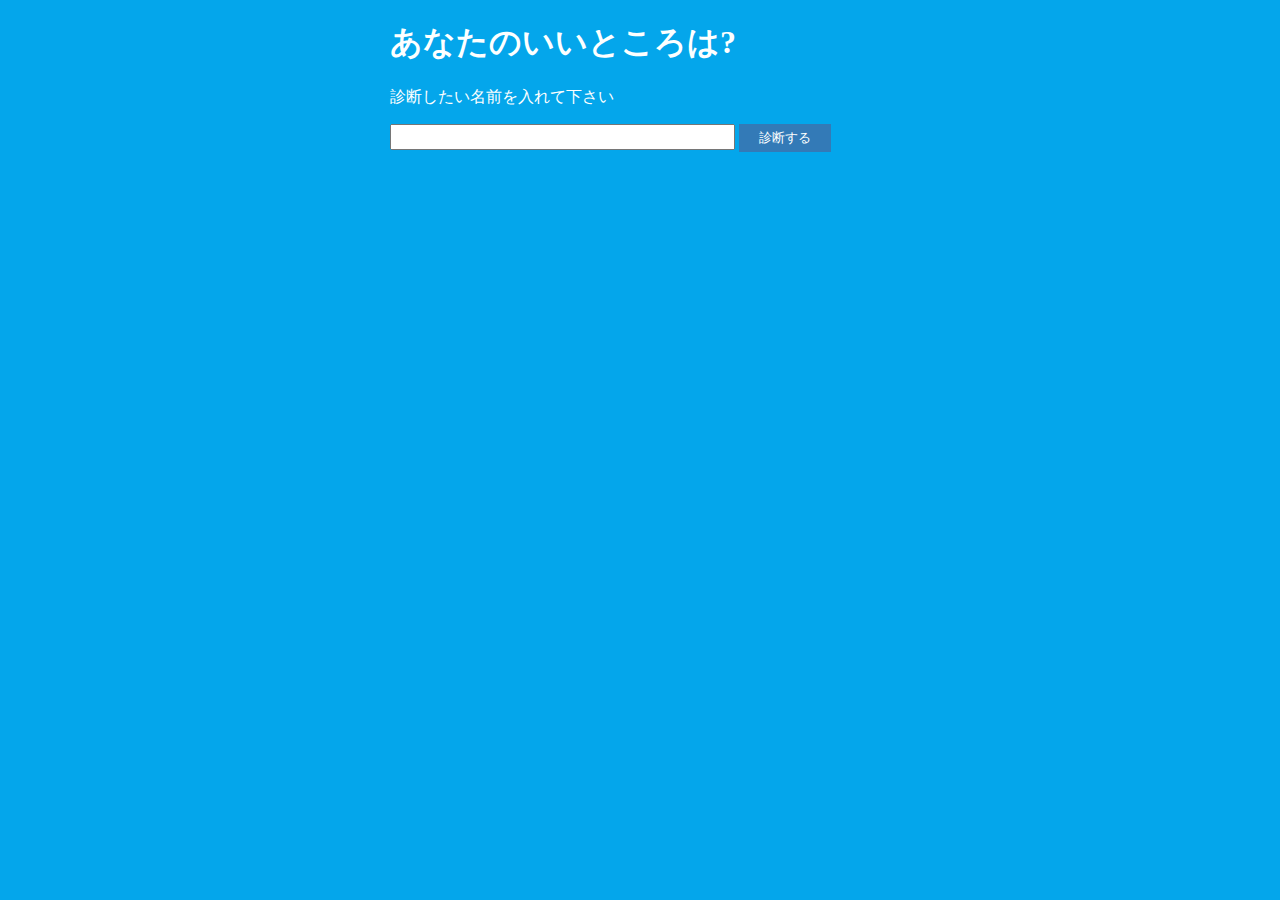
<file: workspace/httpd/assessment.html>
<!DOCTYPE html>
<html lang="ja">
<head>
    <meta charset="UTF-8">
    <link rel="stylesheet" href="assessment.css">
    <title>あなたのいいところ診断</title>
</head>
<body>
<h1>あなたのいいところは?</h1>
<p>診断したい名前を入れて下さい</p>
<input type="text" id="user-name" size="40" maxlength="20">
<button id="assessment">診断する</button>
<div id="result-area"></div>
<div id="tweet-area">
    <script>!function(d,s,id){var js,fjs=d.getElementsByTagName(s)[0],p=/^http:/.test(d.location)?'http':'https';if(!d.getElementById(id)){js=d.createElement(s);js.id=id;js.src=p+'://platform.twitter.com/widgets.js';fjs.parentNode.insertBefore(js,fjs);}}(document, 'script', 'twitter-wjs');</script>
</div>
<script src="assessment.js"></script>
</body>
</html>
</file>
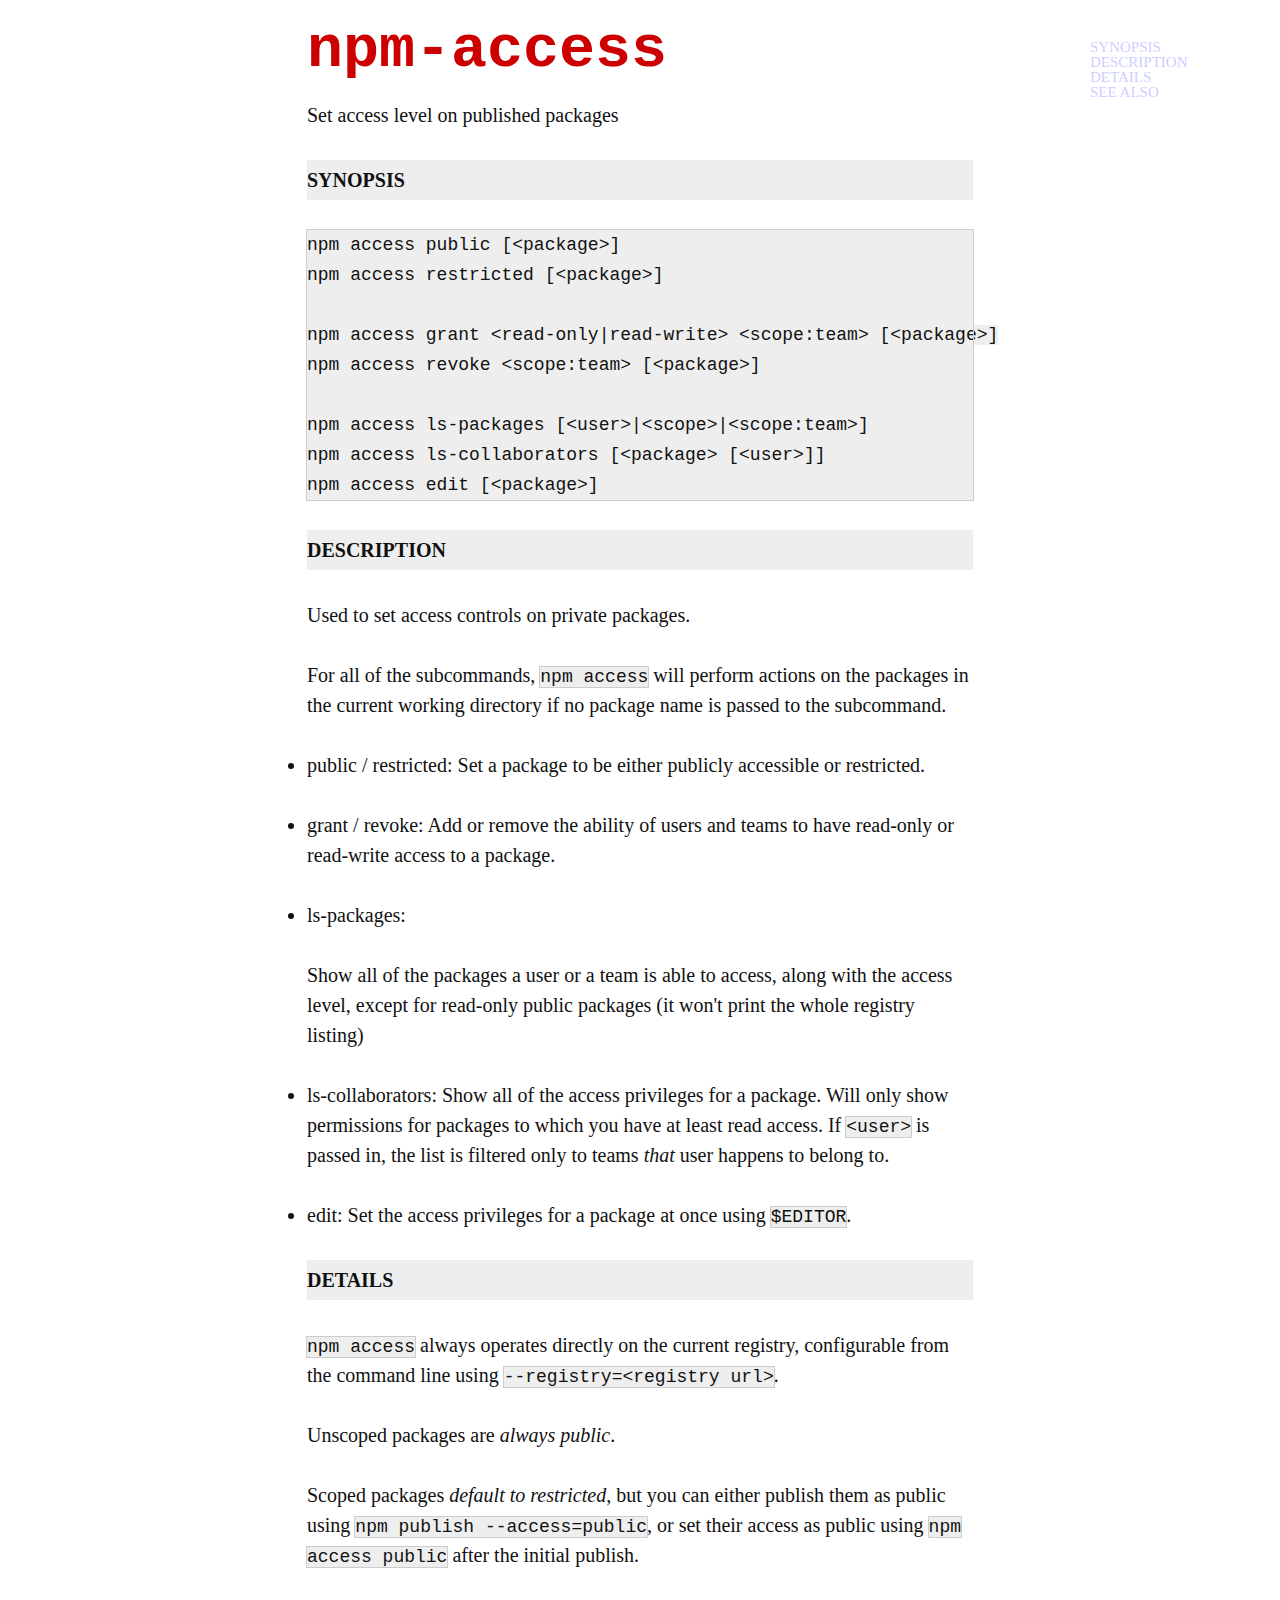
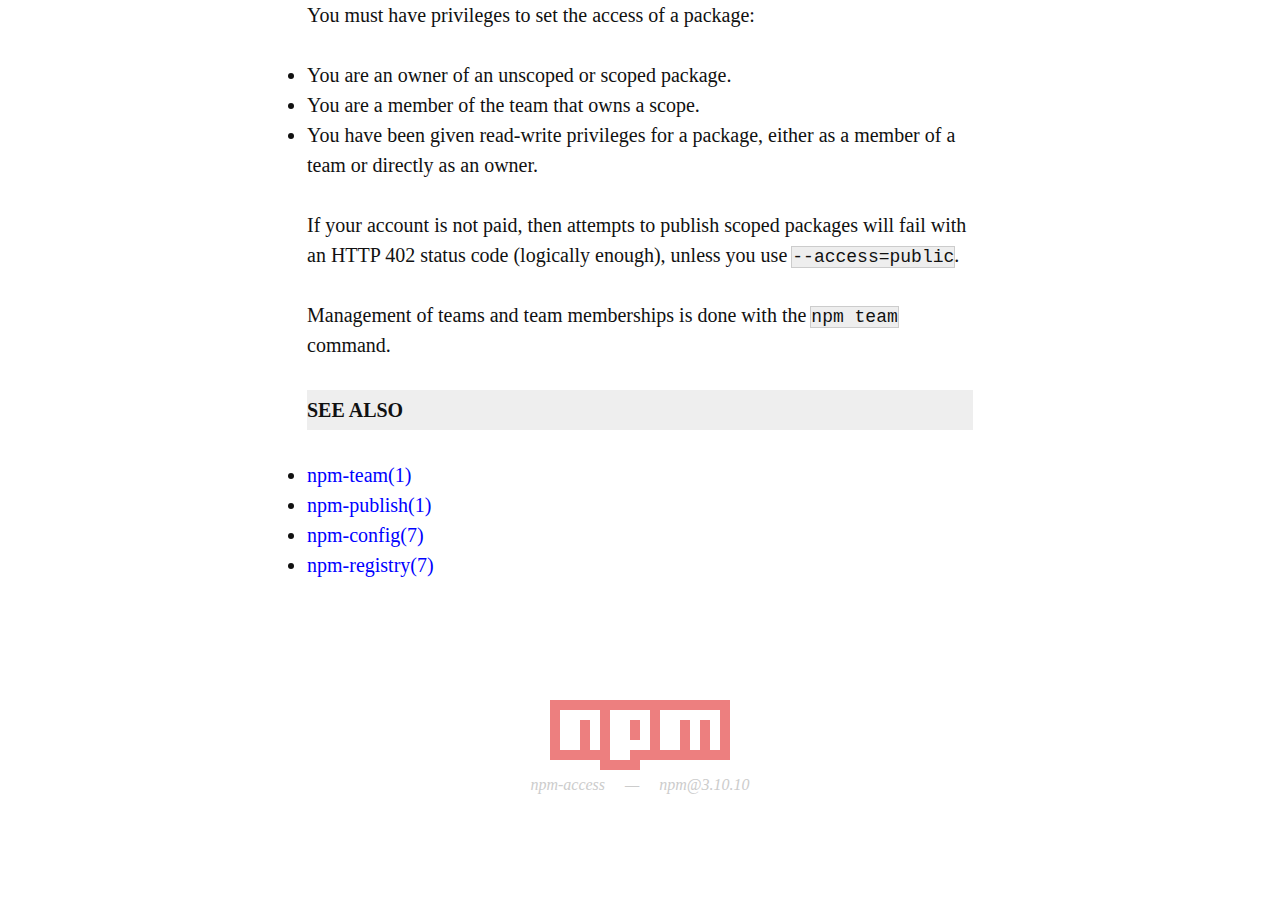
<file: .nodebrew/node/v6.11.1/lib/node_modules/npm/html/doc/cli/npm-access.html>
<!doctype html>
<html>
  <title>npm-access</title>
  <meta charset="utf-8">
  <link rel="stylesheet" type="text/css" href="../../static/style.css">
  <link rel="canonical" href="https://www.npmjs.org/doc/cli/npm-access.html">
  <script async=true src="../../static/toc.js"></script>

  <body>
    <div id="wrapper">

<h1><a href="../cli/npm-access.html">npm-access</a></h1> <p>Set access level on published packages</p>
<h2 id="synopsis">SYNOPSIS</h2>
<pre><code>npm access public [&lt;package&gt;]
npm access restricted [&lt;package&gt;]

npm access grant &lt;read-only|read-write&gt; &lt;scope:team&gt; [&lt;package&gt;]
npm access revoke &lt;scope:team&gt; [&lt;package&gt;]

npm access ls-packages [&lt;user&gt;|&lt;scope&gt;|&lt;scope:team&gt;]
npm access ls-collaborators [&lt;package&gt; [&lt;user&gt;]]
npm access edit [&lt;package&gt;]
</code></pre><h2 id="description">DESCRIPTION</h2>
<p>Used to set access controls on private packages.</p>
<p>For all of the subcommands, <code>npm access</code> will perform actions on the packages
in the current working directory if no package name is passed to the
subcommand.</p>
<ul>
<li><p>public / restricted:
Set a package to be either publicly accessible or restricted.</p>
</li>
<li><p>grant / revoke:
Add or remove the ability of users and teams to have read-only or read-write
access to a package.</p>
</li>
<li><p>ls-packages:</p>
<p>Show all of the packages a user or a team is able to access, along with the
access level, except for read-only public packages (it won&#39;t print the whole
registry listing)</p>
</li>
<li><p>ls-collaborators:
Show all of the access privileges for a package. Will only show permissions
for packages to which you have at least read access. If <code>&lt;user&gt;</code> is passed in,
the list is filtered only to teams <em>that</em> user happens to belong to.</p>
</li>
<li><p>edit:
Set the access privileges for a package at once using <code>$EDITOR</code>.</p>
</li>
</ul>
<h2 id="details">DETAILS</h2>
<p><code>npm access</code> always operates directly on the current registry, configurable
from the command line using <code>--registry=&lt;registry url&gt;</code>.</p>
<p>Unscoped packages are <em>always public</em>.</p>
<p>Scoped packages <em>default to restricted</em>, but you can either publish them as
public using <code>npm publish --access=public</code>, or set their access as public using
<code>npm access public</code> after the initial publish.</p>
<p>You must have privileges to set the access of a package:</p>
<ul>
<li>You are an owner of an unscoped or scoped package.</li>
<li>You are a member of the team that owns a scope.</li>
<li>You have been given read-write privileges for a package, either as a member
of a team or directly as an owner.</li>
</ul>
<p>If your account is not paid, then attempts to publish scoped packages will fail
with an HTTP 402 status code (logically enough), unless you use
<code>--access=public</code>.</p>
<p>Management of teams and team memberships is done with the <code>npm team</code> command.</p>
<h2 id="see-also">SEE ALSO</h2>
<ul>
<li><a href="../cli/npm-team.html">npm-team(1)</a></li>
<li><a href="../cli/npm-publish.html">npm-publish(1)</a></li>
<li><a href="../misc/npm-config.html">npm-config(7)</a></li>
<li><a href="../misc/npm-registry.html">npm-registry(7)</a></li>
</ul>

</div>

<table border=0 cellspacing=0 cellpadding=0 id=npmlogo>
<tr><td style="width:180px;height:10px;background:rgb(237,127,127)" colspan=18>&nbsp;</td></tr>
<tr><td rowspan=4 style="width:10px;height:10px;background:rgb(237,127,127)">&nbsp;</td><td style="width:40px;height:10px;background:#fff" colspan=4>&nbsp;</td><td style="width:10px;height:10px;background:rgb(237,127,127)" rowspan=4>&nbsp;</td><td style="width:40px;height:10px;background:#fff" colspan=4>&nbsp;</td><td rowspan=4 style="width:10px;height:10px;background:rgb(237,127,127)">&nbsp;</td><td colspan=6 style="width:60px;height:10px;background:#fff">&nbsp;</td><td style="width:10px;height:10px;background:rgb(237,127,127)" rowspan=4>&nbsp;</td></tr>
<tr><td colspan=2 style="width:20px;height:30px;background:#fff" rowspan=3>&nbsp;</td><td style="width:10px;height:10px;background:rgb(237,127,127)" rowspan=3>&nbsp;</td><td style="width:10px;height:10px;background:#fff" rowspan=3>&nbsp;</td><td style="width:20px;height:10px;background:#fff" rowspan=4 colspan=2>&nbsp;</td><td style="width:10px;height:20px;background:rgb(237,127,127)" rowspan=2>&nbsp;</td><td style="width:10px;height:10px;background:#fff" rowspan=3>&nbsp;</td><td style="width:20px;height:10px;background:#fff" rowspan=3 colspan=2>&nbsp;</td><td style="width:10px;height:10px;background:rgb(237,127,127)" rowspan=3>&nbsp;</td><td style="width:10px;height:10px;background:#fff" rowspan=3>&nbsp;</td><td style="width:10px;height:10px;background:rgb(237,127,127)" rowspan=3>&nbsp;</td></tr>
<tr><td style="width:10px;height:10px;background:#fff" rowspan=2>&nbsp;</td></tr>
<tr><td style="width:10px;height:10px;background:#fff">&nbsp;</td></tr>
<tr><td style="width:60px;height:10px;background:rgb(237,127,127)" colspan=6>&nbsp;</td><td colspan=10 style="width:10px;height:10px;background:rgb(237,127,127)">&nbsp;</td></tr>
<tr><td colspan=5 style="width:50px;height:10px;background:#fff">&nbsp;</td><td style="width:40px;height:10px;background:rgb(237,127,127)" colspan=4>&nbsp;</td><td style="width:90px;height:10px;background:#fff" colspan=9>&nbsp;</td></tr>
</table>
<p id="footer">npm-access &mdash; npm@3.10.10</p>
</file>
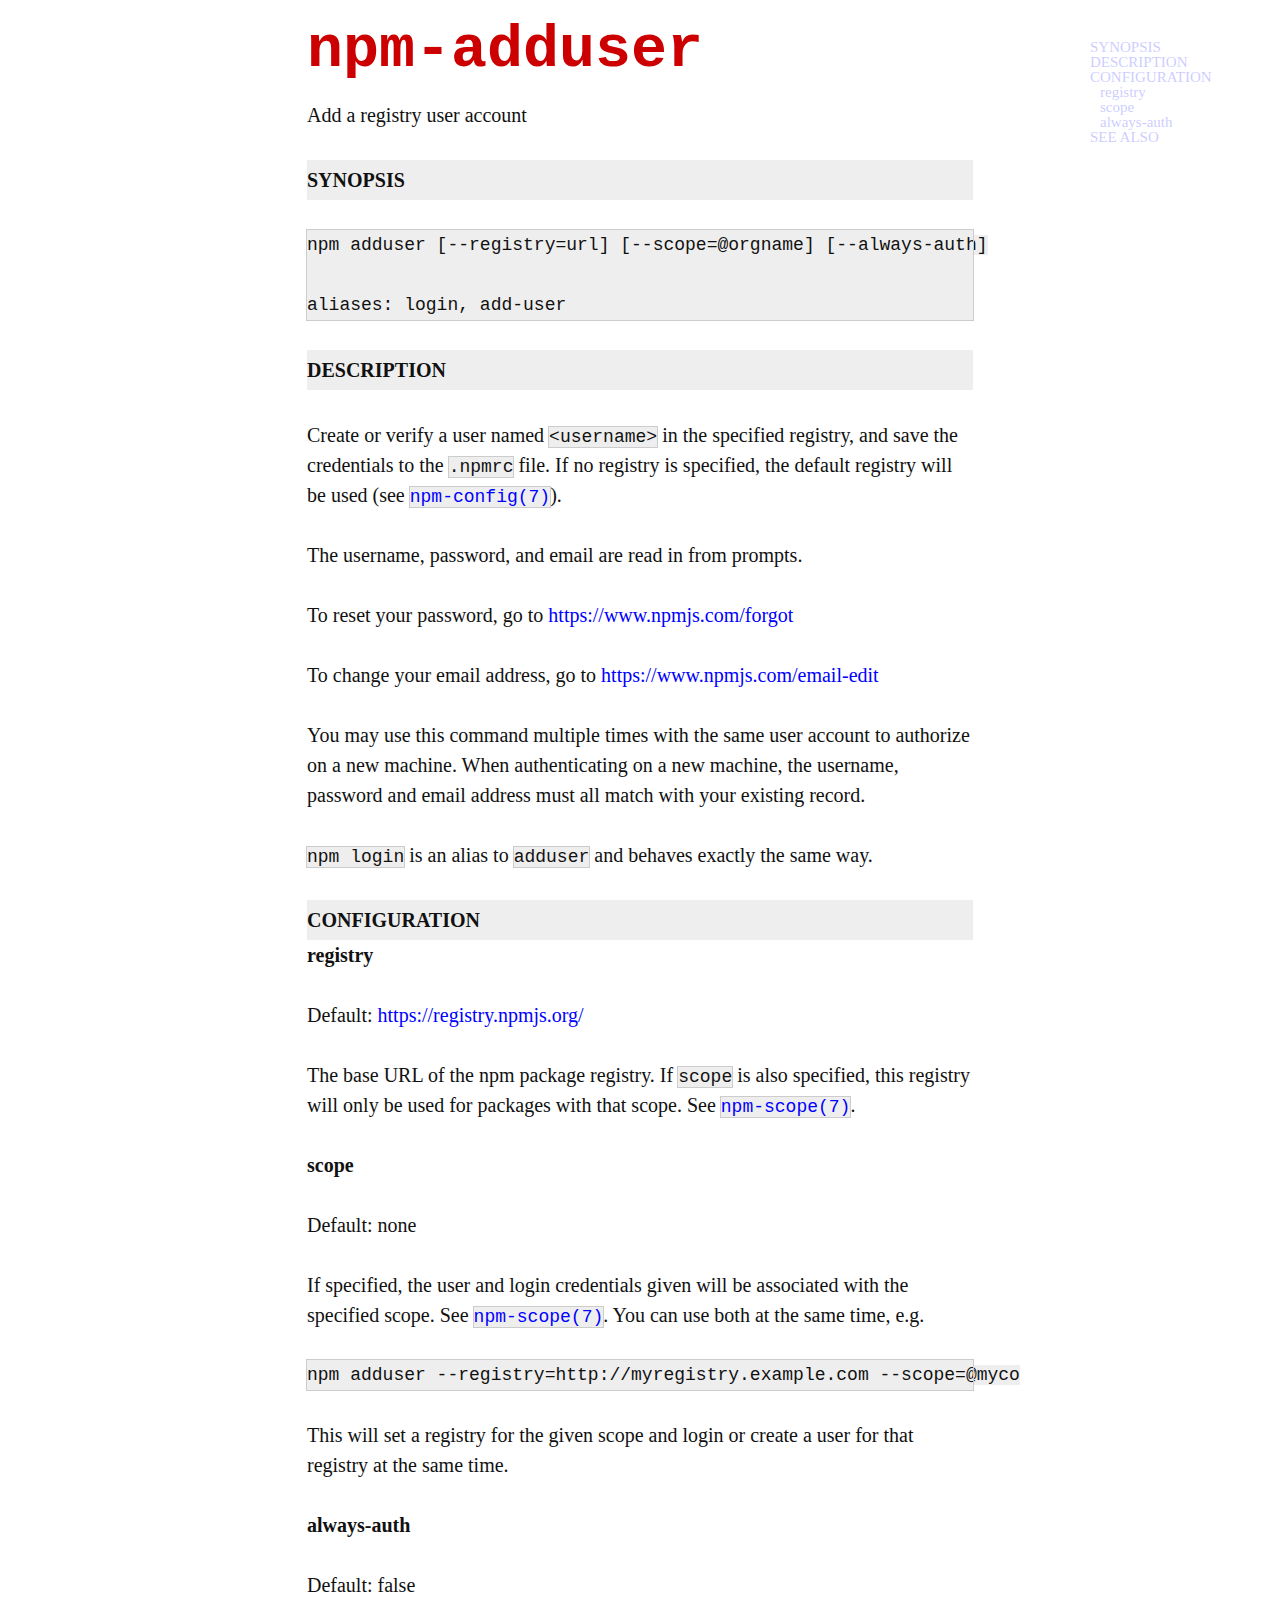
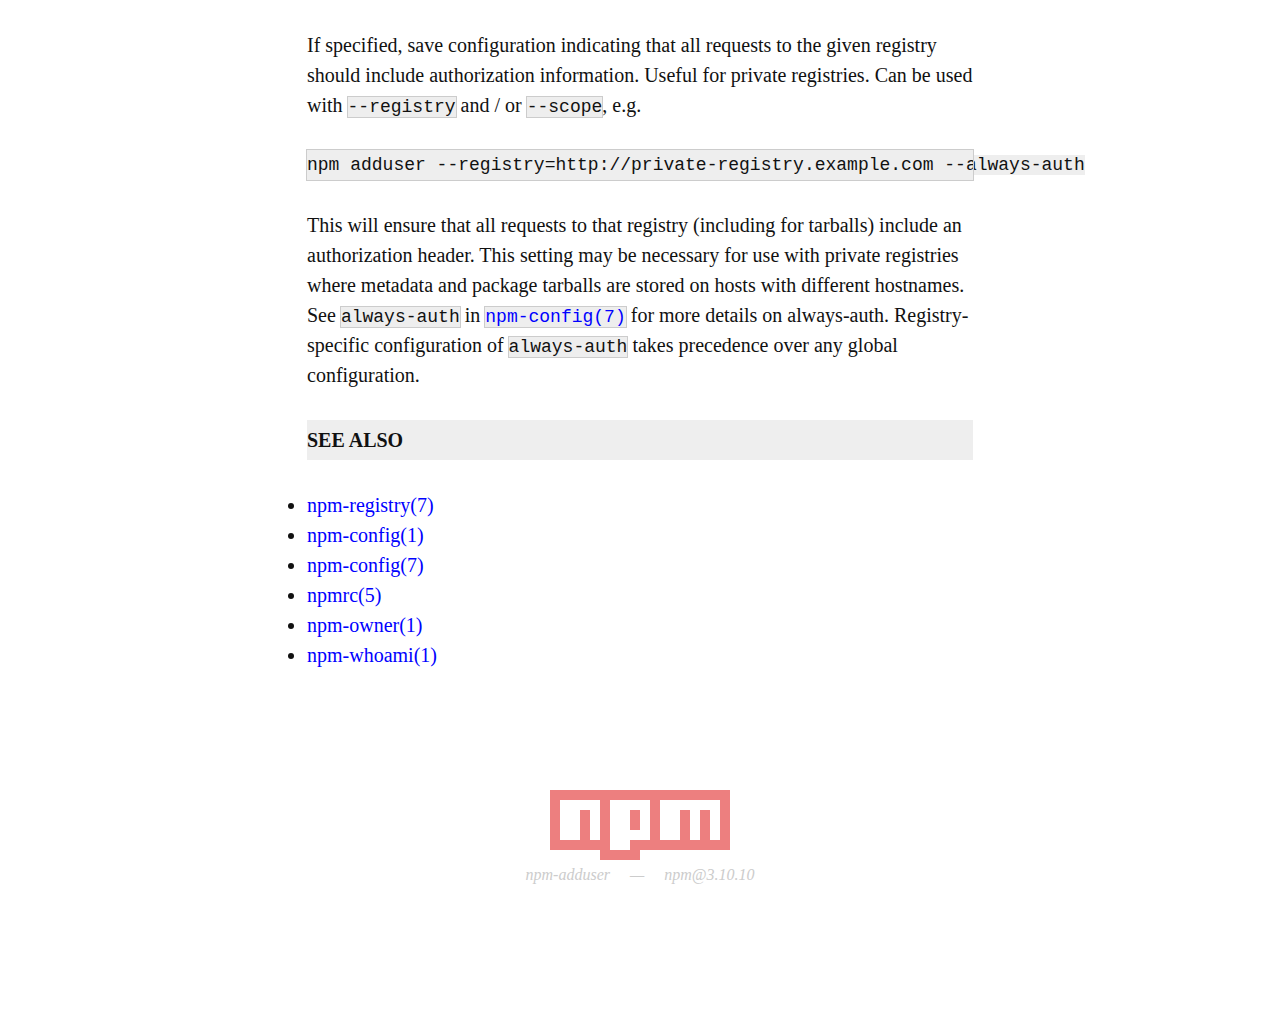
<file: .nodebrew/node/v6.11.1/lib/node_modules/npm/html/doc/cli/npm-adduser.html>
<!doctype html>
<html>
  <title>npm-adduser</title>
  <meta charset="utf-8">
  <link rel="stylesheet" type="text/css" href="../../static/style.css">
  <link rel="canonical" href="https://www.npmjs.org/doc/cli/npm-adduser.html">
  <script async=true src="../../static/toc.js"></script>

  <body>
    <div id="wrapper">

<h1><a href="../cli/npm-adduser.html">npm-adduser</a></h1> <p>Add a registry user account</p>
<h2 id="synopsis">SYNOPSIS</h2>
<pre><code>npm adduser [--registry=url] [--scope=@orgname] [--always-auth]

aliases: login, add-user
</code></pre><h2 id="description">DESCRIPTION</h2>
<p>Create or verify a user named <code>&lt;username&gt;</code> in the specified registry, and
save the credentials to the <code>.npmrc</code> file. If no registry is specified,
the default registry will be used (see <code><a href="../misc/npm-config.html">npm-config(7)</a></code>).</p>
<p>The username, password, and email are read in from prompts.</p>
<p>To reset your password, go to <a href="https://www.npmjs.com/forgot">https://www.npmjs.com/forgot</a></p>
<p>To change your email address, go to <a href="https://www.npmjs.com/email-edit">https://www.npmjs.com/email-edit</a></p>
<p>You may use this command multiple times with the same user account to
authorize on a new machine.  When authenticating on a new machine,
the username, password and email address must all match with
your existing record.</p>
<p><code>npm login</code> is an alias to <code>adduser</code> and behaves exactly the same way.</p>
<h2 id="configuration">CONFIGURATION</h2>
<h3 id="registry">registry</h3>
<p>Default: <a href="https://registry.npmjs.org/">https://registry.npmjs.org/</a></p>
<p>The base URL of the npm package registry. If <code>scope</code> is also specified,
this registry will only be used for packages with that scope. See <code><a href="../misc/npm-scope.html">npm-scope(7)</a></code>.</p>
<h3 id="scope">scope</h3>
<p>Default: none</p>
<p>If specified, the user and login credentials given will be associated
with the specified scope. See <code><a href="../misc/npm-scope.html">npm-scope(7)</a></code>. You can use both at the same time,
e.g.</p>
<pre><code>npm adduser --registry=http://myregistry.example.com --scope=@myco
</code></pre><p>This will set a registry for the given scope and login or create a user for
that registry at the same time.</p>
<h3 id="always-auth">always-auth</h3>
<p>Default: false</p>
<p>If specified, save configuration indicating that all requests to the given
registry should include authorization information. Useful for private
registries. Can be used with <code>--registry</code> and / or <code>--scope</code>, e.g.</p>
<pre><code>npm adduser --registry=http://private-registry.example.com --always-auth
</code></pre><p>This will ensure that all requests to that registry (including for tarballs)
include an authorization header. This setting may be necessary for use with
private registries where metadata and package tarballs are stored on hosts with
different hostnames. See <code>always-auth</code> in <code><a href="../misc/npm-config.html">npm-config(7)</a></code> for more details on
always-auth. Registry-specific configuration of <code>always-auth</code> takes precedence
over any global configuration.</p>
<h2 id="see-also">SEE ALSO</h2>
<ul>
<li><a href="../misc/npm-registry.html">npm-registry(7)</a></li>
<li><a href="../cli/npm-config.html">npm-config(1)</a></li>
<li><a href="../misc/npm-config.html">npm-config(7)</a></li>
<li><a href="../files/npmrc.html">npmrc(5)</a></li>
<li><a href="../cli/npm-owner.html">npm-owner(1)</a></li>
<li><a href="../cli/npm-whoami.html">npm-whoami(1)</a></li>
</ul>

</div>

<table border=0 cellspacing=0 cellpadding=0 id=npmlogo>
<tr><td style="width:180px;height:10px;background:rgb(237,127,127)" colspan=18>&nbsp;</td></tr>
<tr><td rowspan=4 style="width:10px;height:10px;background:rgb(237,127,127)">&nbsp;</td><td style="width:40px;height:10px;background:#fff" colspan=4>&nbsp;</td><td style="width:10px;height:10px;background:rgb(237,127,127)" rowspan=4>&nbsp;</td><td style="width:40px;height:10px;background:#fff" colspan=4>&nbsp;</td><td rowspan=4 style="width:10px;height:10px;background:rgb(237,127,127)">&nbsp;</td><td colspan=6 style="width:60px;height:10px;background:#fff">&nbsp;</td><td style="width:10px;height:10px;background:rgb(237,127,127)" rowspan=4>&nbsp;</td></tr>
<tr><td colspan=2 style="width:20px;height:30px;background:#fff" rowspan=3>&nbsp;</td><td style="width:10px;height:10px;background:rgb(237,127,127)" rowspan=3>&nbsp;</td><td style="width:10px;height:10px;background:#fff" rowspan=3>&nbsp;</td><td style="width:20px;height:10px;background:#fff" rowspan=4 colspan=2>&nbsp;</td><td style="width:10px;height:20px;background:rgb(237,127,127)" rowspan=2>&nbsp;</td><td style="width:10px;height:10px;background:#fff" rowspan=3>&nbsp;</td><td style="width:20px;height:10px;background:#fff" rowspan=3 colspan=2>&nbsp;</td><td style="width:10px;height:10px;background:rgb(237,127,127)" rowspan=3>&nbsp;</td><td style="width:10px;height:10px;background:#fff" rowspan=3>&nbsp;</td><td style="width:10px;height:10px;background:rgb(237,127,127)" rowspan=3>&nbsp;</td></tr>
<tr><td style="width:10px;height:10px;background:#fff" rowspan=2>&nbsp;</td></tr>
<tr><td style="width:10px;height:10px;background:#fff">&nbsp;</td></tr>
<tr><td style="width:60px;height:10px;background:rgb(237,127,127)" colspan=6>&nbsp;</td><td colspan=10 style="width:10px;height:10px;background:rgb(237,127,127)">&nbsp;</td></tr>
<tr><td colspan=5 style="width:50px;height:10px;background:#fff">&nbsp;</td><td style="width:40px;height:10px;background:rgb(237,127,127)" colspan=4>&nbsp;</td><td style="width:90px;height:10px;background:#fff" colspan=9>&nbsp;</td></tr>
</table>
<p id="footer">npm-adduser &mdash; npm@3.10.10</p>
</file>
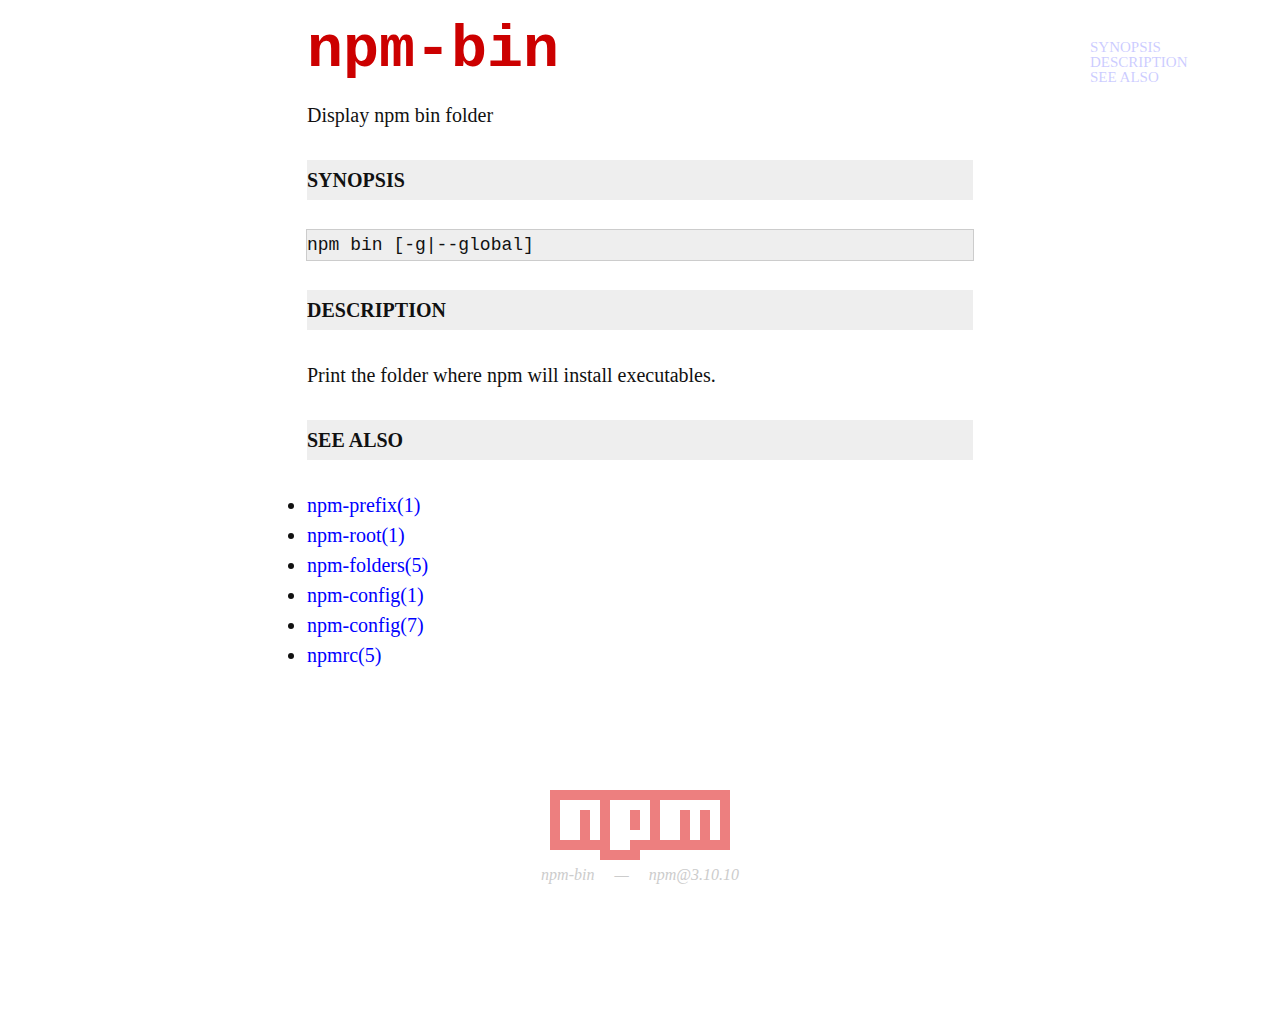
<file: .nodebrew/node/v6.11.1/lib/node_modules/npm/html/doc/cli/npm-bin.html>
<!doctype html>
<html>
  <title>npm-bin</title>
  <meta charset="utf-8">
  <link rel="stylesheet" type="text/css" href="../../static/style.css">
  <link rel="canonical" href="https://www.npmjs.org/doc/cli/npm-bin.html">
  <script async=true src="../../static/toc.js"></script>

  <body>
    <div id="wrapper">

<h1><a href="../cli/npm-bin.html">npm-bin</a></h1> <p>Display npm bin folder</p>
<h2 id="synopsis">SYNOPSIS</h2>
<pre><code>npm bin [-g|--global]
</code></pre><h2 id="description">DESCRIPTION</h2>
<p>Print the folder where npm will install executables.</p>
<h2 id="see-also">SEE ALSO</h2>
<ul>
<li><a href="../cli/npm-prefix.html">npm-prefix(1)</a></li>
<li><a href="../cli/npm-root.html">npm-root(1)</a></li>
<li><a href="../files/npm-folders.html">npm-folders(5)</a></li>
<li><a href="../cli/npm-config.html">npm-config(1)</a></li>
<li><a href="../misc/npm-config.html">npm-config(7)</a></li>
<li><a href="../files/npmrc.html">npmrc(5)</a></li>
</ul>

</div>

<table border=0 cellspacing=0 cellpadding=0 id=npmlogo>
<tr><td style="width:180px;height:10px;background:rgb(237,127,127)" colspan=18>&nbsp;</td></tr>
<tr><td rowspan=4 style="width:10px;height:10px;background:rgb(237,127,127)">&nbsp;</td><td style="width:40px;height:10px;background:#fff" colspan=4>&nbsp;</td><td style="width:10px;height:10px;background:rgb(237,127,127)" rowspan=4>&nbsp;</td><td style="width:40px;height:10px;background:#fff" colspan=4>&nbsp;</td><td rowspan=4 style="width:10px;height:10px;background:rgb(237,127,127)">&nbsp;</td><td colspan=6 style="width:60px;height:10px;background:#fff">&nbsp;</td><td style="width:10px;height:10px;background:rgb(237,127,127)" rowspan=4>&nbsp;</td></tr>
<tr><td colspan=2 style="width:20px;height:30px;background:#fff" rowspan=3>&nbsp;</td><td style="width:10px;height:10px;background:rgb(237,127,127)" rowspan=3>&nbsp;</td><td style="width:10px;height:10px;background:#fff" rowspan=3>&nbsp;</td><td style="width:20px;height:10px;background:#fff" rowspan=4 colspan=2>&nbsp;</td><td style="width:10px;height:20px;background:rgb(237,127,127)" rowspan=2>&nbsp;</td><td style="width:10px;height:10px;background:#fff" rowspan=3>&nbsp;</td><td style="width:20px;height:10px;background:#fff" rowspan=3 colspan=2>&nbsp;</td><td style="width:10px;height:10px;background:rgb(237,127,127)" rowspan=3>&nbsp;</td><td style="width:10px;height:10px;background:#fff" rowspan=3>&nbsp;</td><td style="width:10px;height:10px;background:rgb(237,127,127)" rowspan=3>&nbsp;</td></tr>
<tr><td style="width:10px;height:10px;background:#fff" rowspan=2>&nbsp;</td></tr>
<tr><td style="width:10px;height:10px;background:#fff">&nbsp;</td></tr>
<tr><td style="width:60px;height:10px;background:rgb(237,127,127)" colspan=6>&nbsp;</td><td colspan=10 style="width:10px;height:10px;background:rgb(237,127,127)">&nbsp;</td></tr>
<tr><td colspan=5 style="width:50px;height:10px;background:#fff">&nbsp;</td><td style="width:40px;height:10px;background:rgb(237,127,127)" colspan=4>&nbsp;</td><td style="width:90px;height:10px;background:#fff" colspan=9>&nbsp;</td></tr>
</table>
<p id="footer">npm-bin &mdash; npm@3.10.10</p>
</file>
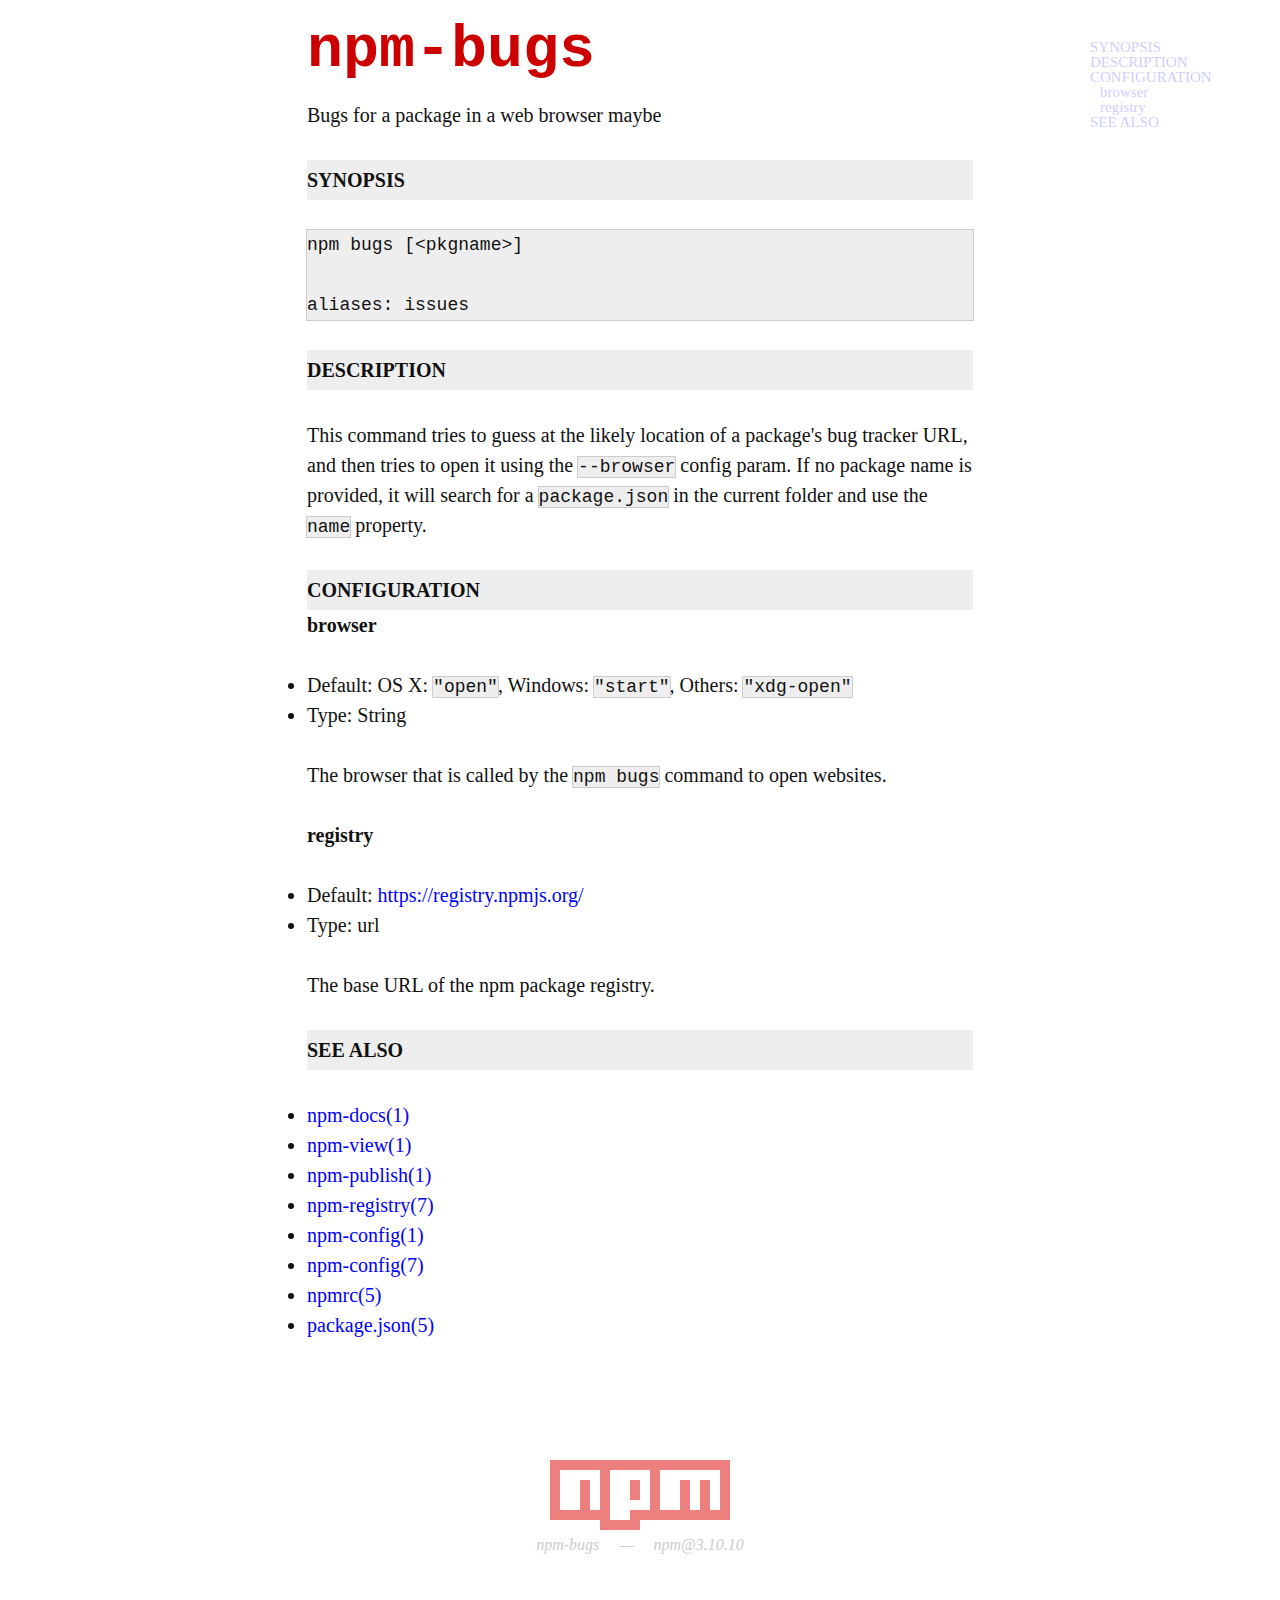
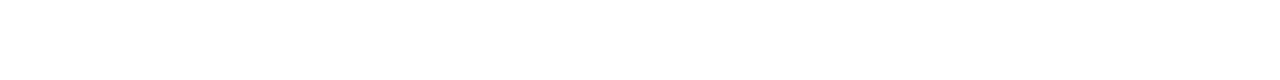
<file: .nodebrew/node/v6.11.1/lib/node_modules/npm/html/doc/cli/npm-bugs.html>
<!doctype html>
<html>
  <title>npm-bugs</title>
  <meta charset="utf-8">
  <link rel="stylesheet" type="text/css" href="../../static/style.css">
  <link rel="canonical" href="https://www.npmjs.org/doc/cli/npm-bugs.html">
  <script async=true src="../../static/toc.js"></script>

  <body>
    <div id="wrapper">

<h1><a href="../cli/npm-bugs.html">npm-bugs</a></h1> <p>Bugs for a package in a web browser maybe</p>
<h2 id="synopsis">SYNOPSIS</h2>
<pre><code>npm bugs [&lt;pkgname&gt;]

aliases: issues
</code></pre><h2 id="description">DESCRIPTION</h2>
<p>This command tries to guess at the likely location of a package&#39;s
bug tracker URL, and then tries to open it using the <code>--browser</code>
config param. If no package name is provided, it will search for
a <code>package.json</code> in the current folder and use the <code>name</code> property.</p>
<h2 id="configuration">CONFIGURATION</h2>
<h3 id="browser">browser</h3>
<ul>
<li>Default: OS X: <code>&quot;open&quot;</code>, Windows: <code>&quot;start&quot;</code>, Others: <code>&quot;xdg-open&quot;</code></li>
<li>Type: String</li>
</ul>
<p>The browser that is called by the <code>npm bugs</code> command to open websites.</p>
<h3 id="registry">registry</h3>
<ul>
<li>Default: <a href="https://registry.npmjs.org/">https://registry.npmjs.org/</a></li>
<li>Type: url</li>
</ul>
<p>The base URL of the npm package registry.</p>
<h2 id="see-also">SEE ALSO</h2>
<ul>
<li><a href="../cli/npm-docs.html">npm-docs(1)</a></li>
<li><a href="../cli/npm-view.html">npm-view(1)</a></li>
<li><a href="../cli/npm-publish.html">npm-publish(1)</a></li>
<li><a href="../misc/npm-registry.html">npm-registry(7)</a></li>
<li><a href="../cli/npm-config.html">npm-config(1)</a></li>
<li><a href="../misc/npm-config.html">npm-config(7)</a></li>
<li><a href="../files/npmrc.html">npmrc(5)</a></li>
<li><a href="../files/package.json.html">package.json(5)</a></li>
</ul>

</div>

<table border=0 cellspacing=0 cellpadding=0 id=npmlogo>
<tr><td style="width:180px;height:10px;background:rgb(237,127,127)" colspan=18>&nbsp;</td></tr>
<tr><td rowspan=4 style="width:10px;height:10px;background:rgb(237,127,127)">&nbsp;</td><td style="width:40px;height:10px;background:#fff" colspan=4>&nbsp;</td><td style="width:10px;height:10px;background:rgb(237,127,127)" rowspan=4>&nbsp;</td><td style="width:40px;height:10px;background:#fff" colspan=4>&nbsp;</td><td rowspan=4 style="width:10px;height:10px;background:rgb(237,127,127)">&nbsp;</td><td colspan=6 style="width:60px;height:10px;background:#fff">&nbsp;</td><td style="width:10px;height:10px;background:rgb(237,127,127)" rowspan=4>&nbsp;</td></tr>
<tr><td colspan=2 style="width:20px;height:30px;background:#fff" rowspan=3>&nbsp;</td><td style="width:10px;height:10px;background:rgb(237,127,127)" rowspan=3>&nbsp;</td><td style="width:10px;height:10px;background:#fff" rowspan=3>&nbsp;</td><td style="width:20px;height:10px;background:#fff" rowspan=4 colspan=2>&nbsp;</td><td style="width:10px;height:20px;background:rgb(237,127,127)" rowspan=2>&nbsp;</td><td style="width:10px;height:10px;background:#fff" rowspan=3>&nbsp;</td><td style="width:20px;height:10px;background:#fff" rowspan=3 colspan=2>&nbsp;</td><td style="width:10px;height:10px;background:rgb(237,127,127)" rowspan=3>&nbsp;</td><td style="width:10px;height:10px;background:#fff" rowspan=3>&nbsp;</td><td style="width:10px;height:10px;background:rgb(237,127,127)" rowspan=3>&nbsp;</td></tr>
<tr><td style="width:10px;height:10px;background:#fff" rowspan=2>&nbsp;</td></tr>
<tr><td style="width:10px;height:10px;background:#fff">&nbsp;</td></tr>
<tr><td style="width:60px;height:10px;background:rgb(237,127,127)" colspan=6>&nbsp;</td><td colspan=10 style="width:10px;height:10px;background:rgb(237,127,127)">&nbsp;</td></tr>
<tr><td colspan=5 style="width:50px;height:10px;background:#fff">&nbsp;</td><td style="width:40px;height:10px;background:rgb(237,127,127)" colspan=4>&nbsp;</td><td style="width:90px;height:10px;background:#fff" colspan=9>&nbsp;</td></tr>
</table>
<p id="footer">npm-bugs &mdash; npm@3.10.10</p>
</file>
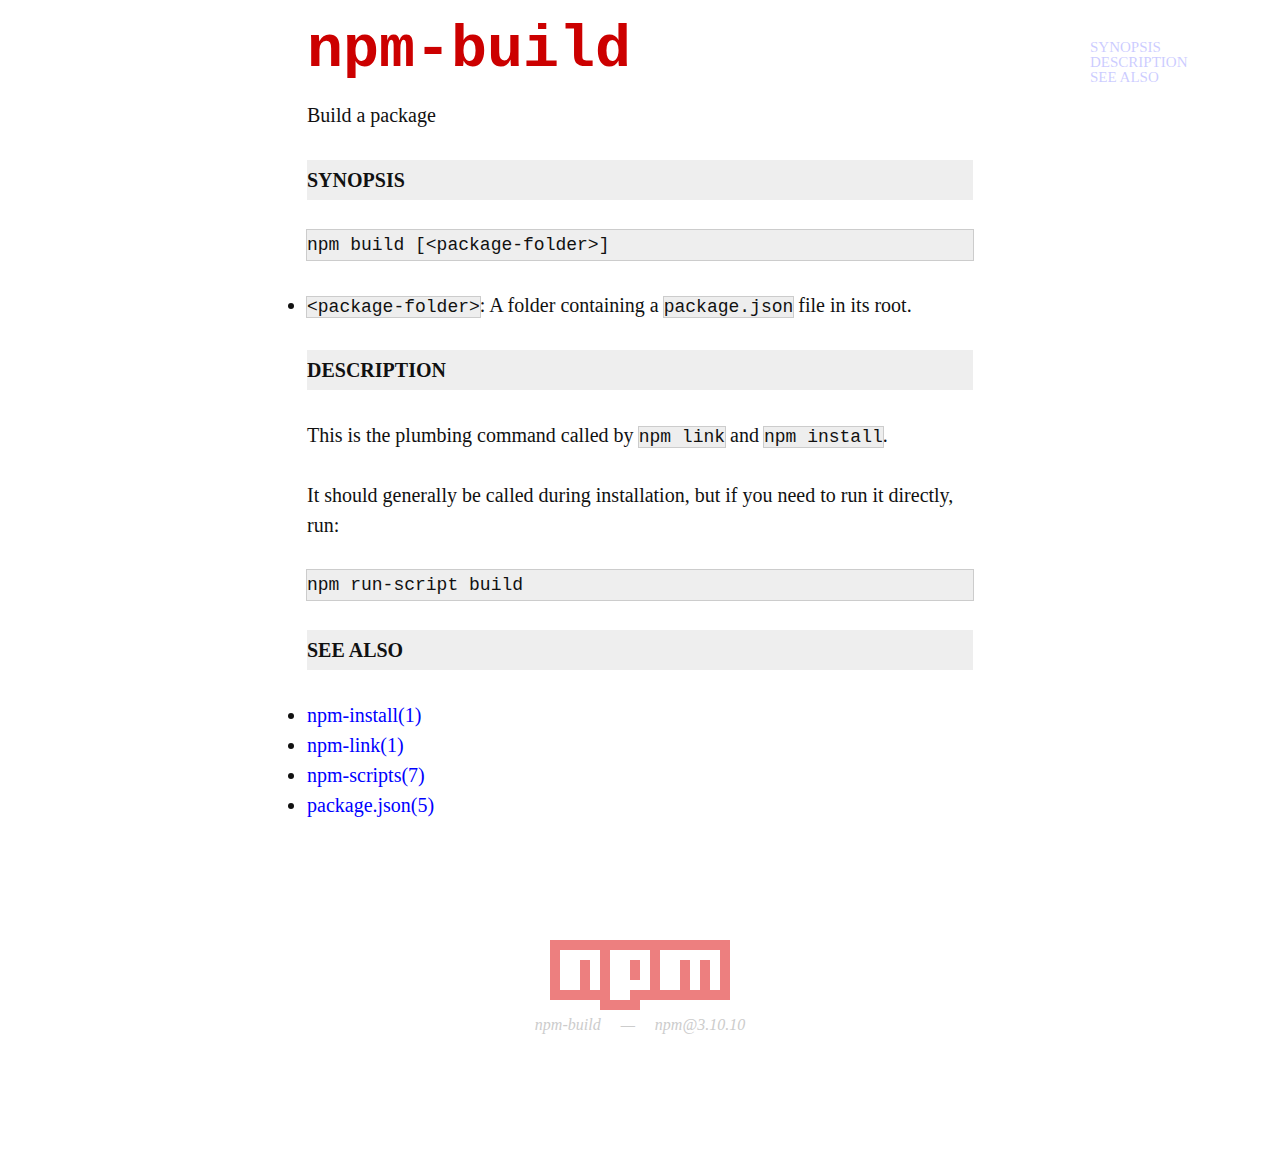
<file: .nodebrew/node/v6.11.1/lib/node_modules/npm/html/doc/cli/npm-build.html>
<!doctype html>
<html>
  <title>npm-build</title>
  <meta charset="utf-8">
  <link rel="stylesheet" type="text/css" href="../../static/style.css">
  <link rel="canonical" href="https://www.npmjs.org/doc/cli/npm-build.html">
  <script async=true src="../../static/toc.js"></script>

  <body>
    <div id="wrapper">

<h1><a href="../cli/npm-build.html">npm-build</a></h1> <p>Build a package</p>
<h2 id="synopsis">SYNOPSIS</h2>
<pre><code>npm build [&lt;package-folder&gt;]
</code></pre><ul>
<li><code>&lt;package-folder&gt;</code>:
A folder containing a <code>package.json</code> file in its root.</li>
</ul>
<h2 id="description">DESCRIPTION</h2>
<p>This is the plumbing command called by <code>npm link</code> and <code>npm install</code>.</p>
<p>It should generally be called during installation, but if you need to run it
directly, run:</p>
<pre><code>npm run-script build
</code></pre><h2 id="see-also">SEE ALSO</h2>
<ul>
<li><a href="../cli/npm-install.html">npm-install(1)</a></li>
<li><a href="../cli/npm-link.html">npm-link(1)</a></li>
<li><a href="../misc/npm-scripts.html">npm-scripts(7)</a></li>
<li><a href="../files/package.json.html">package.json(5)</a></li>
</ul>

</div>

<table border=0 cellspacing=0 cellpadding=0 id=npmlogo>
<tr><td style="width:180px;height:10px;background:rgb(237,127,127)" colspan=18>&nbsp;</td></tr>
<tr><td rowspan=4 style="width:10px;height:10px;background:rgb(237,127,127)">&nbsp;</td><td style="width:40px;height:10px;background:#fff" colspan=4>&nbsp;</td><td style="width:10px;height:10px;background:rgb(237,127,127)" rowspan=4>&nbsp;</td><td style="width:40px;height:10px;background:#fff" colspan=4>&nbsp;</td><td rowspan=4 style="width:10px;height:10px;background:rgb(237,127,127)">&nbsp;</td><td colspan=6 style="width:60px;height:10px;background:#fff">&nbsp;</td><td style="width:10px;height:10px;background:rgb(237,127,127)" rowspan=4>&nbsp;</td></tr>
<tr><td colspan=2 style="width:20px;height:30px;background:#fff" rowspan=3>&nbsp;</td><td style="width:10px;height:10px;background:rgb(237,127,127)" rowspan=3>&nbsp;</td><td style="width:10px;height:10px;background:#fff" rowspan=3>&nbsp;</td><td style="width:20px;height:10px;background:#fff" rowspan=4 colspan=2>&nbsp;</td><td style="width:10px;height:20px;background:rgb(237,127,127)" rowspan=2>&nbsp;</td><td style="width:10px;height:10px;background:#fff" rowspan=3>&nbsp;</td><td style="width:20px;height:10px;background:#fff" rowspan=3 colspan=2>&nbsp;</td><td style="width:10px;height:10px;background:rgb(237,127,127)" rowspan=3>&nbsp;</td><td style="width:10px;height:10px;background:#fff" rowspan=3>&nbsp;</td><td style="width:10px;height:10px;background:rgb(237,127,127)" rowspan=3>&nbsp;</td></tr>
<tr><td style="width:10px;height:10px;background:#fff" rowspan=2>&nbsp;</td></tr>
<tr><td style="width:10px;height:10px;background:#fff">&nbsp;</td></tr>
<tr><td style="width:60px;height:10px;background:rgb(237,127,127)" colspan=6>&nbsp;</td><td colspan=10 style="width:10px;height:10px;background:rgb(237,127,127)">&nbsp;</td></tr>
<tr><td colspan=5 style="width:50px;height:10px;background:#fff">&nbsp;</td><td style="width:40px;height:10px;background:rgb(237,127,127)" colspan=4>&nbsp;</td><td style="width:90px;height:10px;background:#fff" colspan=9>&nbsp;</td></tr>
</table>
<p id="footer">npm-build &mdash; npm@3.10.10</p>
</file>
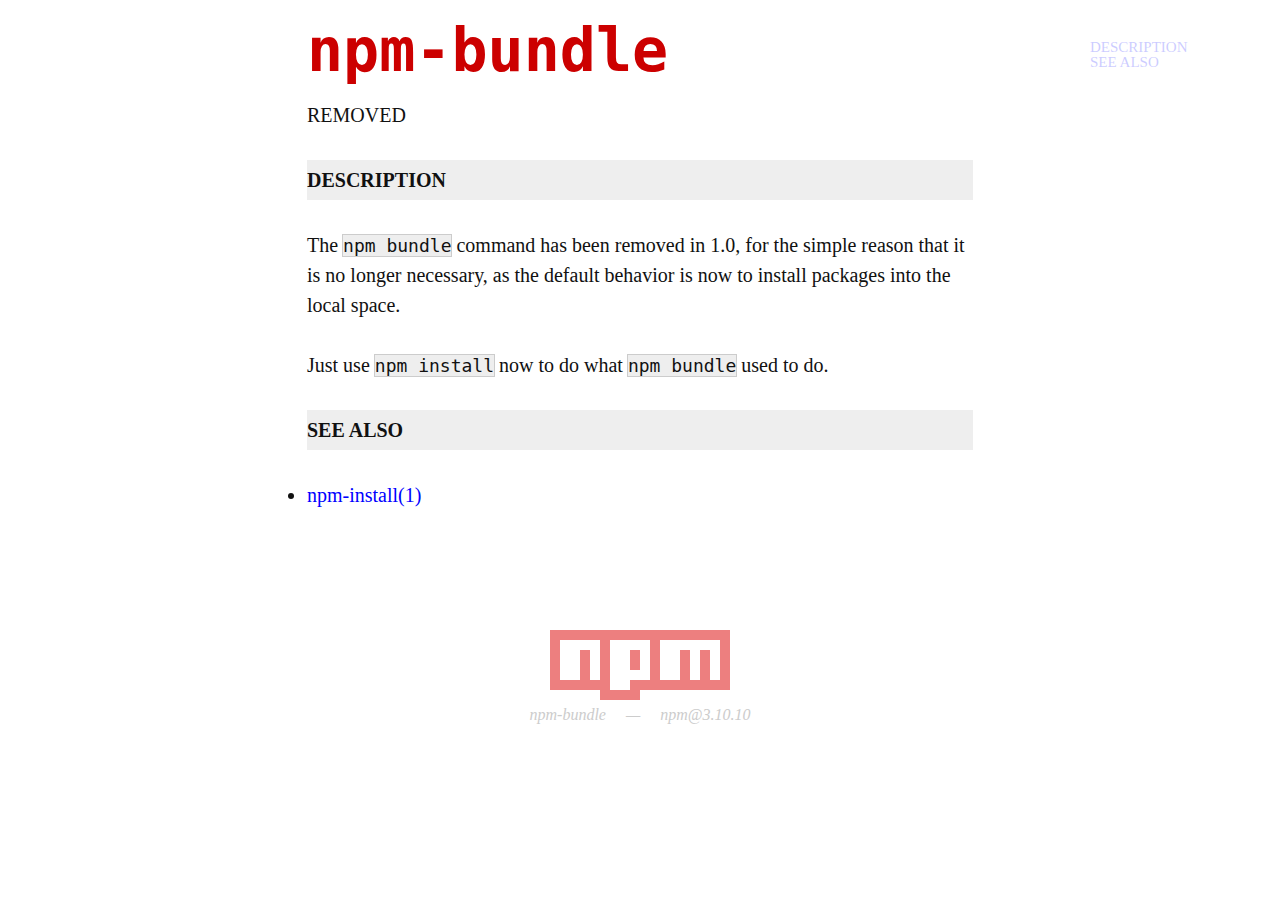
<file: .nodebrew/node/v6.11.1/lib/node_modules/npm/html/doc/cli/npm-bundle.html>
<!doctype html>
<html>
  <title>npm-bundle</title>
  <meta charset="utf-8">
  <link rel="stylesheet" type="text/css" href="../../static/style.css">
  <link rel="canonical" href="https://www.npmjs.org/doc/cli/npm-bundle.html">
  <script async=true src="../../static/toc.js"></script>

  <body>
    <div id="wrapper">

<h1><a href="../cli/npm-bundle.html">npm-bundle</a></h1> <p>REMOVED</p>
<h2 id="description">DESCRIPTION</h2>
<p>The <code>npm bundle</code> command has been removed in 1.0, for the simple reason
that it is no longer necessary, as the default behavior is now to
install packages into the local space.</p>
<p>Just use <code>npm install</code> now to do what <code>npm bundle</code> used to do.</p>
<h2 id="see-also">SEE ALSO</h2>
<ul>
<li><a href="../cli/npm-install.html">npm-install(1)</a></li>
</ul>

</div>

<table border=0 cellspacing=0 cellpadding=0 id=npmlogo>
<tr><td style="width:180px;height:10px;background:rgb(237,127,127)" colspan=18>&nbsp;</td></tr>
<tr><td rowspan=4 style="width:10px;height:10px;background:rgb(237,127,127)">&nbsp;</td><td style="width:40px;height:10px;background:#fff" colspan=4>&nbsp;</td><td style="width:10px;height:10px;background:rgb(237,127,127)" rowspan=4>&nbsp;</td><td style="width:40px;height:10px;background:#fff" colspan=4>&nbsp;</td><td rowspan=4 style="width:10px;height:10px;background:rgb(237,127,127)">&nbsp;</td><td colspan=6 style="width:60px;height:10px;background:#fff">&nbsp;</td><td style="width:10px;height:10px;background:rgb(237,127,127)" rowspan=4>&nbsp;</td></tr>
<tr><td colspan=2 style="width:20px;height:30px;background:#fff" rowspan=3>&nbsp;</td><td style="width:10px;height:10px;background:rgb(237,127,127)" rowspan=3>&nbsp;</td><td style="width:10px;height:10px;background:#fff" rowspan=3>&nbsp;</td><td style="width:20px;height:10px;background:#fff" rowspan=4 colspan=2>&nbsp;</td><td style="width:10px;height:20px;background:rgb(237,127,127)" rowspan=2>&nbsp;</td><td style="width:10px;height:10px;background:#fff" rowspan=3>&nbsp;</td><td style="width:20px;height:10px;background:#fff" rowspan=3 colspan=2>&nbsp;</td><td style="width:10px;height:10px;background:rgb(237,127,127)" rowspan=3>&nbsp;</td><td style="width:10px;height:10px;background:#fff" rowspan=3>&nbsp;</td><td style="width:10px;height:10px;background:rgb(237,127,127)" rowspan=3>&nbsp;</td></tr>
<tr><td style="width:10px;height:10px;background:#fff" rowspan=2>&nbsp;</td></tr>
<tr><td style="width:10px;height:10px;background:#fff">&nbsp;</td></tr>
<tr><td style="width:60px;height:10px;background:rgb(237,127,127)" colspan=6>&nbsp;</td><td colspan=10 style="width:10px;height:10px;background:rgb(237,127,127)">&nbsp;</td></tr>
<tr><td colspan=5 style="width:50px;height:10px;background:#fff">&nbsp;</td><td style="width:40px;height:10px;background:rgb(237,127,127)" colspan=4>&nbsp;</td><td style="width:90px;height:10px;background:#fff" colspan=9>&nbsp;</td></tr>
</table>
<p id="footer">npm-bundle &mdash; npm@3.10.10</p>
</file>
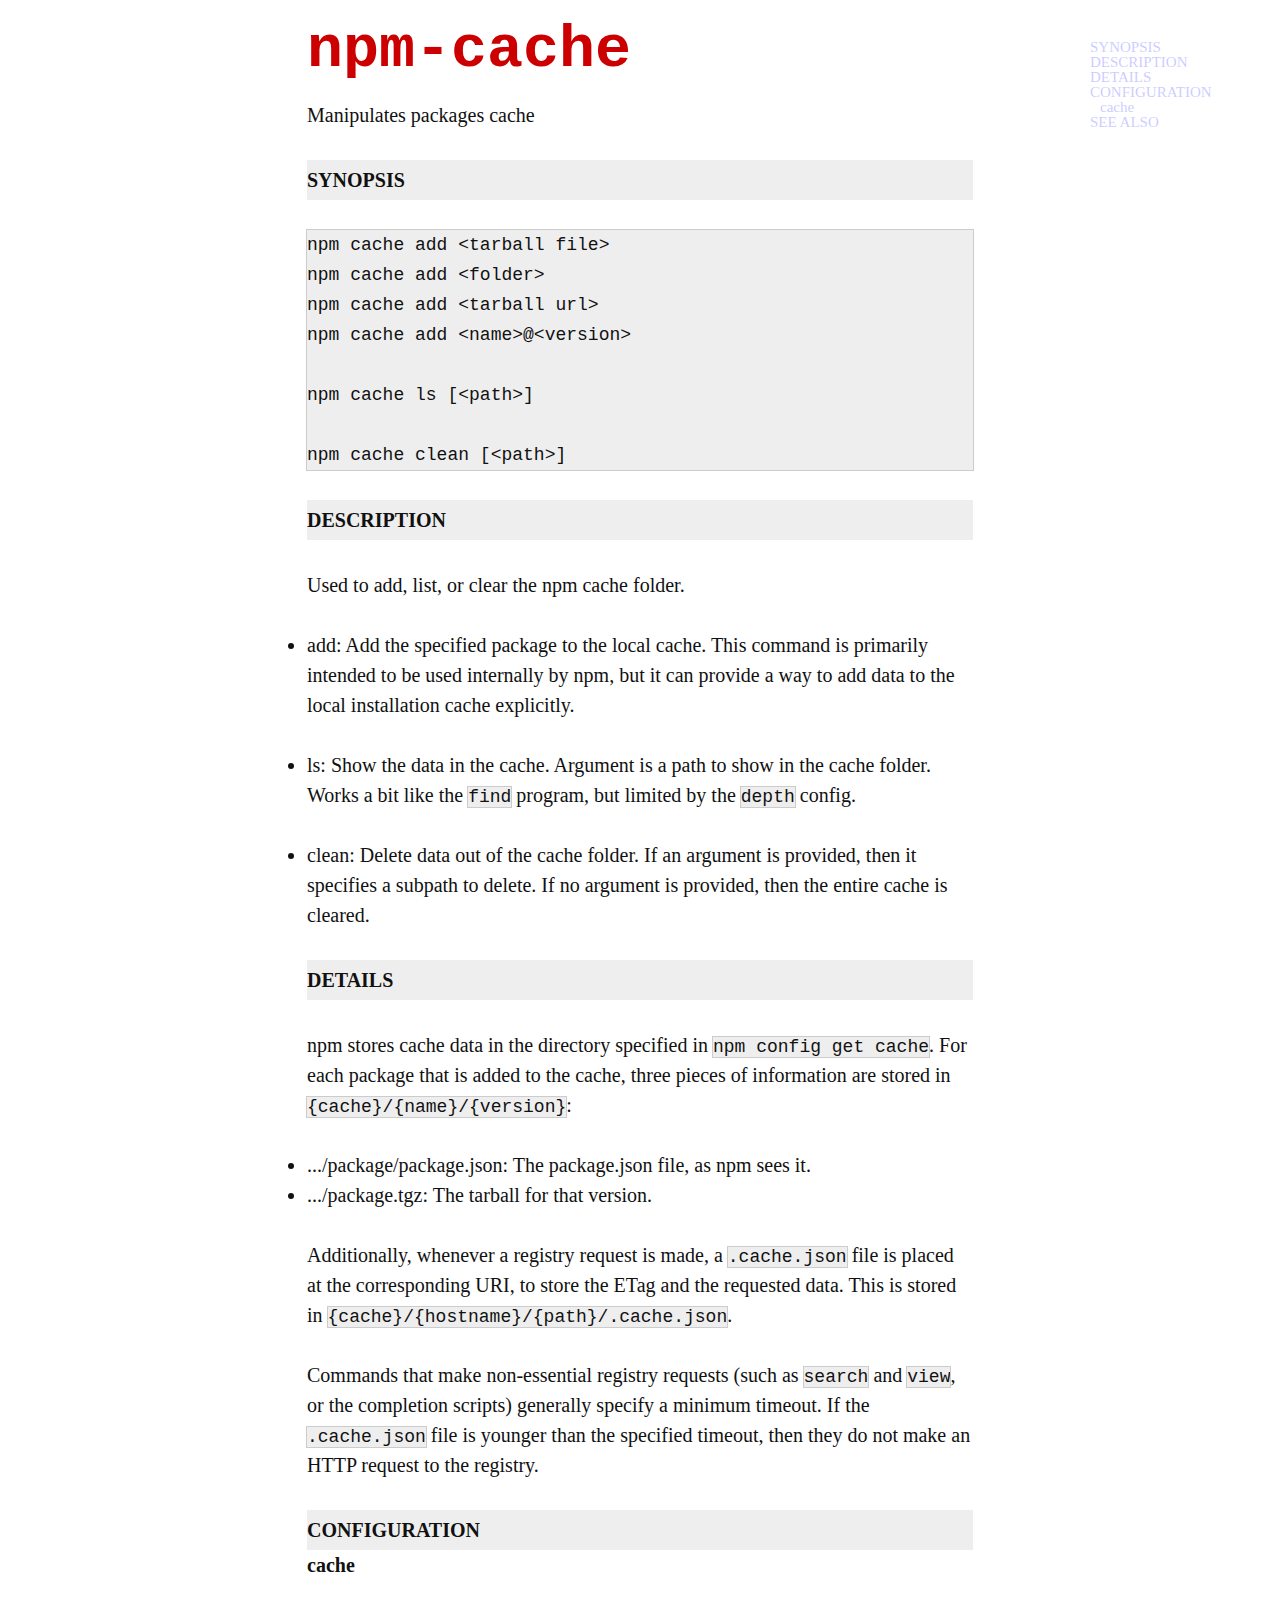
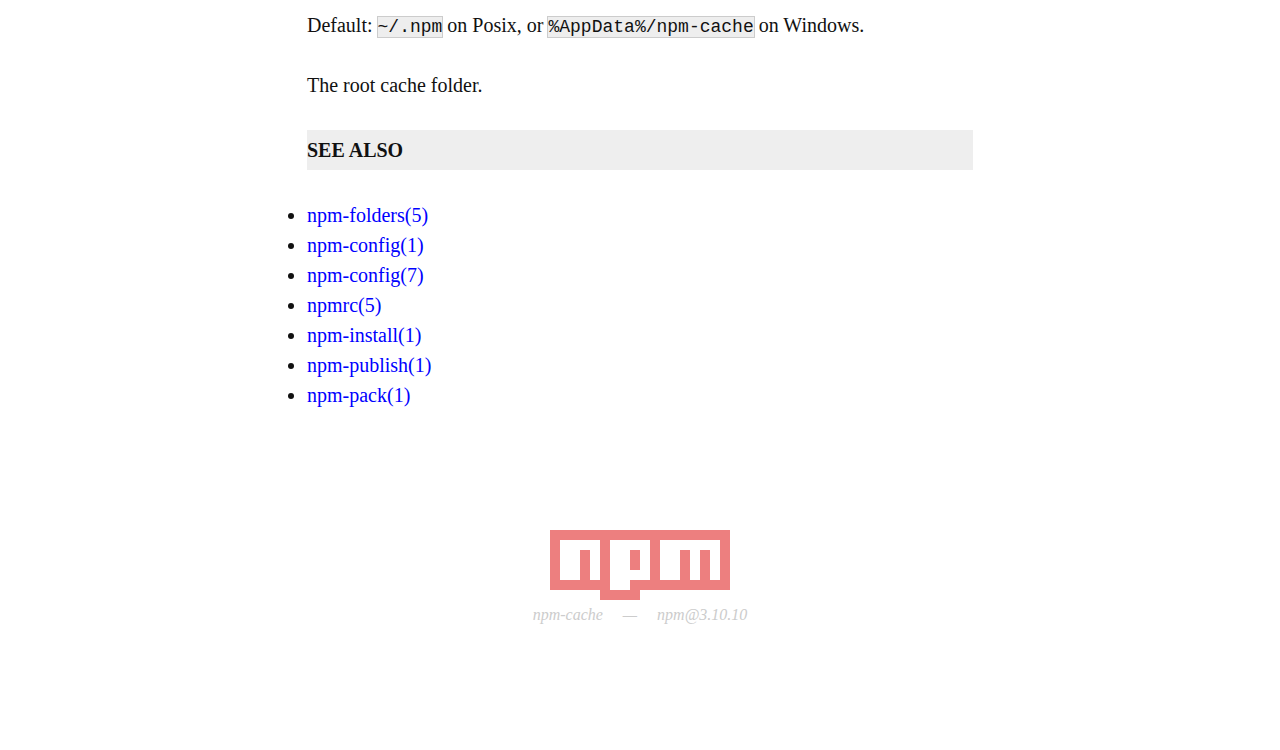
<file: .nodebrew/node/v6.11.1/lib/node_modules/npm/html/doc/cli/npm-cache.html>
<!doctype html>
<html>
  <title>npm-cache</title>
  <meta charset="utf-8">
  <link rel="stylesheet" type="text/css" href="../../static/style.css">
  <link rel="canonical" href="https://www.npmjs.org/doc/cli/npm-cache.html">
  <script async=true src="../../static/toc.js"></script>

  <body>
    <div id="wrapper">

<h1><a href="../cli/npm-cache.html">npm-cache</a></h1> <p>Manipulates packages cache</p>
<h2 id="synopsis">SYNOPSIS</h2>
<pre><code>npm cache add &lt;tarball file&gt;
npm cache add &lt;folder&gt;
npm cache add &lt;tarball url&gt;
npm cache add &lt;name&gt;@&lt;version&gt;

npm cache ls [&lt;path&gt;]

npm cache clean [&lt;path&gt;]
</code></pre><h2 id="description">DESCRIPTION</h2>
<p>Used to add, list, or clear the npm cache folder.</p>
<ul>
<li><p>add:
Add the specified package to the local cache.  This command is primarily
intended to be used internally by npm, but it can provide a way to
add data to the local installation cache explicitly.</p>
</li>
<li><p>ls:
Show the data in the cache.  Argument is a path to show in the cache
folder.  Works a bit like the <code>find</code> program, but limited by the
<code>depth</code> config.</p>
</li>
<li><p>clean:
Delete data out of the cache folder.  If an argument is provided, then
it specifies a subpath to delete.  If no argument is provided, then
the entire cache is cleared.</p>
</li>
</ul>
<h2 id="details">DETAILS</h2>
<p>npm stores cache data in the directory specified in <code>npm config get cache</code>.
For each package that is added to the cache, three pieces of information are
stored in <code>{cache}/{name}/{version}</code>:</p>
<ul>
<li>.../package/package.json:
The package.json file, as npm sees it.</li>
<li>.../package.tgz:
The tarball for that version.</li>
</ul>
<p>Additionally, whenever a registry request is made, a <code>.cache.json</code> file
is placed at the corresponding URI, to store the ETag and the requested
data.  This is stored in <code>{cache}/{hostname}/{path}/.cache.json</code>.</p>
<p>Commands that make non-essential registry requests (such as <code>search</code> and
<code>view</code>, or the completion scripts) generally specify a minimum timeout.
If the <code>.cache.json</code> file is younger than the specified timeout, then
they do not make an HTTP request to the registry.</p>
<h2 id="configuration">CONFIGURATION</h2>
<h3 id="cache">cache</h3>
<p>Default: <code>~/.npm</code> on Posix, or <code>%AppData%/npm-cache</code> on Windows.</p>
<p>The root cache folder.</p>
<h2 id="see-also">SEE ALSO</h2>
<ul>
<li><a href="../files/npm-folders.html">npm-folders(5)</a></li>
<li><a href="../cli/npm-config.html">npm-config(1)</a></li>
<li><a href="../misc/npm-config.html">npm-config(7)</a></li>
<li><a href="../files/npmrc.html">npmrc(5)</a></li>
<li><a href="../cli/npm-install.html">npm-install(1)</a></li>
<li><a href="../cli/npm-publish.html">npm-publish(1)</a></li>
<li><a href="../cli/npm-pack.html">npm-pack(1)</a></li>
</ul>

</div>

<table border=0 cellspacing=0 cellpadding=0 id=npmlogo>
<tr><td style="width:180px;height:10px;background:rgb(237,127,127)" colspan=18>&nbsp;</td></tr>
<tr><td rowspan=4 style="width:10px;height:10px;background:rgb(237,127,127)">&nbsp;</td><td style="width:40px;height:10px;background:#fff" colspan=4>&nbsp;</td><td style="width:10px;height:10px;background:rgb(237,127,127)" rowspan=4>&nbsp;</td><td style="width:40px;height:10px;background:#fff" colspan=4>&nbsp;</td><td rowspan=4 style="width:10px;height:10px;background:rgb(237,127,127)">&nbsp;</td><td colspan=6 style="width:60px;height:10px;background:#fff">&nbsp;</td><td style="width:10px;height:10px;background:rgb(237,127,127)" rowspan=4>&nbsp;</td></tr>
<tr><td colspan=2 style="width:20px;height:30px;background:#fff" rowspan=3>&nbsp;</td><td style="width:10px;height:10px;background:rgb(237,127,127)" rowspan=3>&nbsp;</td><td style="width:10px;height:10px;background:#fff" rowspan=3>&nbsp;</td><td style="width:20px;height:10px;background:#fff" rowspan=4 colspan=2>&nbsp;</td><td style="width:10px;height:20px;background:rgb(237,127,127)" rowspan=2>&nbsp;</td><td style="width:10px;height:10px;background:#fff" rowspan=3>&nbsp;</td><td style="width:20px;height:10px;background:#fff" rowspan=3 colspan=2>&nbsp;</td><td style="width:10px;height:10px;background:rgb(237,127,127)" rowspan=3>&nbsp;</td><td style="width:10px;height:10px;background:#fff" rowspan=3>&nbsp;</td><td style="width:10px;height:10px;background:rgb(237,127,127)" rowspan=3>&nbsp;</td></tr>
<tr><td style="width:10px;height:10px;background:#fff" rowspan=2>&nbsp;</td></tr>
<tr><td style="width:10px;height:10px;background:#fff">&nbsp;</td></tr>
<tr><td style="width:60px;height:10px;background:rgb(237,127,127)" colspan=6>&nbsp;</td><td colspan=10 style="width:10px;height:10px;background:rgb(237,127,127)">&nbsp;</td></tr>
<tr><td colspan=5 style="width:50px;height:10px;background:#fff">&nbsp;</td><td style="width:40px;height:10px;background:rgb(237,127,127)" colspan=4>&nbsp;</td><td style="width:90px;height:10px;background:#fff" colspan=9>&nbsp;</td></tr>
</table>
<p id="footer">npm-cache &mdash; npm@3.10.10</p>
</file>
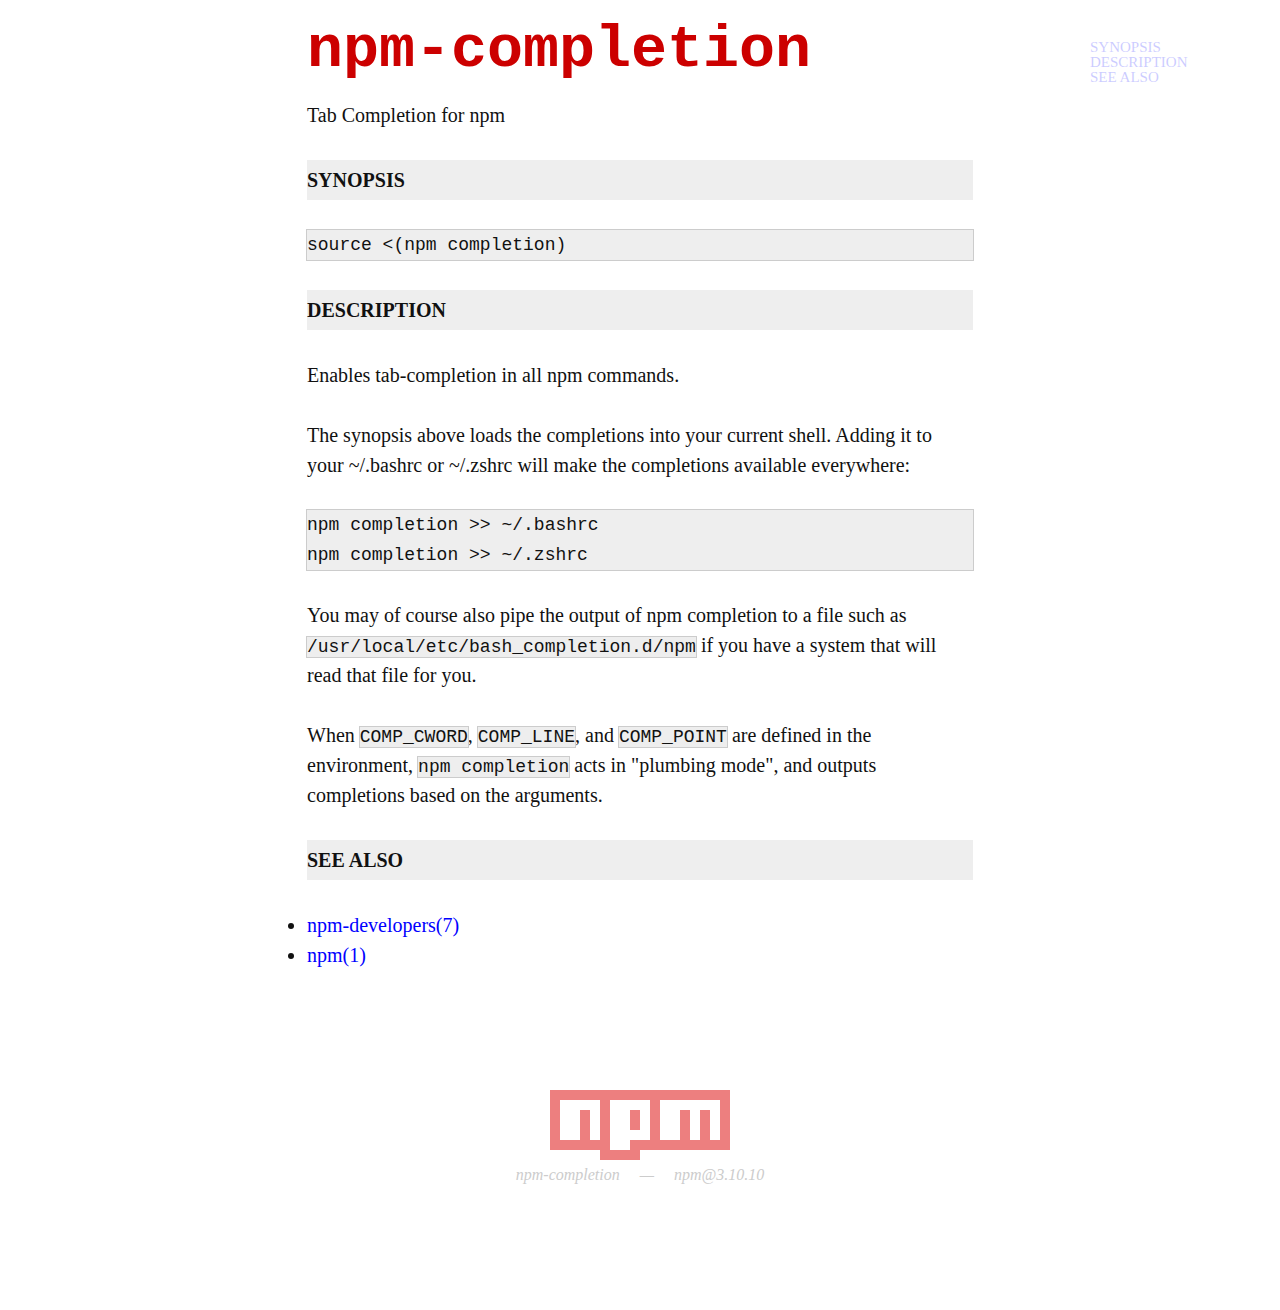
<file: .nodebrew/node/v6.11.1/lib/node_modules/npm/html/doc/cli/npm-completion.html>
<!doctype html>
<html>
  <title>npm-completion</title>
  <meta charset="utf-8">
  <link rel="stylesheet" type="text/css" href="../../static/style.css">
  <link rel="canonical" href="https://www.npmjs.org/doc/cli/npm-completion.html">
  <script async=true src="../../static/toc.js"></script>

  <body>
    <div id="wrapper">

<h1><a href="../cli/npm-completion.html">npm-completion</a></h1> <p>Tab Completion for npm</p>
<h2 id="synopsis">SYNOPSIS</h2>
<pre><code>source &lt;(npm completion)
</code></pre><h2 id="description">DESCRIPTION</h2>
<p>Enables tab-completion in all npm commands.</p>
<p>The synopsis above
loads the completions into your current shell.  Adding it to
your ~/.bashrc or ~/.zshrc will make the completions available
everywhere:</p>
<pre><code>npm completion &gt;&gt; ~/.bashrc
npm completion &gt;&gt; ~/.zshrc
</code></pre><p>You may of course also pipe the output of npm completion to a file
such as <code>/usr/local/etc/bash_completion.d/npm</code> if you have a system
that will read that file for you.</p>
<p>When <code>COMP_CWORD</code>, <code>COMP_LINE</code>, and <code>COMP_POINT</code> are defined in the
environment, <code>npm completion</code> acts in &quot;plumbing mode&quot;, and outputs
completions based on the arguments.</p>
<h2 id="see-also">SEE ALSO</h2>
<ul>
<li><a href="../misc/npm-developers.html">npm-developers(7)</a></li>
<li><a href="../cli/npm.html">npm(1)</a></li>
</ul>

</div>

<table border=0 cellspacing=0 cellpadding=0 id=npmlogo>
<tr><td style="width:180px;height:10px;background:rgb(237,127,127)" colspan=18>&nbsp;</td></tr>
<tr><td rowspan=4 style="width:10px;height:10px;background:rgb(237,127,127)">&nbsp;</td><td style="width:40px;height:10px;background:#fff" colspan=4>&nbsp;</td><td style="width:10px;height:10px;background:rgb(237,127,127)" rowspan=4>&nbsp;</td><td style="width:40px;height:10px;background:#fff" colspan=4>&nbsp;</td><td rowspan=4 style="width:10px;height:10px;background:rgb(237,127,127)">&nbsp;</td><td colspan=6 style="width:60px;height:10px;background:#fff">&nbsp;</td><td style="width:10px;height:10px;background:rgb(237,127,127)" rowspan=4>&nbsp;</td></tr>
<tr><td colspan=2 style="width:20px;height:30px;background:#fff" rowspan=3>&nbsp;</td><td style="width:10px;height:10px;background:rgb(237,127,127)" rowspan=3>&nbsp;</td><td style="width:10px;height:10px;background:#fff" rowspan=3>&nbsp;</td><td style="width:20px;height:10px;background:#fff" rowspan=4 colspan=2>&nbsp;</td><td style="width:10px;height:20px;background:rgb(237,127,127)" rowspan=2>&nbsp;</td><td style="width:10px;height:10px;background:#fff" rowspan=3>&nbsp;</td><td style="width:20px;height:10px;background:#fff" rowspan=3 colspan=2>&nbsp;</td><td style="width:10px;height:10px;background:rgb(237,127,127)" rowspan=3>&nbsp;</td><td style="width:10px;height:10px;background:#fff" rowspan=3>&nbsp;</td><td style="width:10px;height:10px;background:rgb(237,127,127)" rowspan=3>&nbsp;</td></tr>
<tr><td style="width:10px;height:10px;background:#fff" rowspan=2>&nbsp;</td></tr>
<tr><td style="width:10px;height:10px;background:#fff">&nbsp;</td></tr>
<tr><td style="width:60px;height:10px;background:rgb(237,127,127)" colspan=6>&nbsp;</td><td colspan=10 style="width:10px;height:10px;background:rgb(237,127,127)">&nbsp;</td></tr>
<tr><td colspan=5 style="width:50px;height:10px;background:#fff">&nbsp;</td><td style="width:40px;height:10px;background:rgb(237,127,127)" colspan=4>&nbsp;</td><td style="width:90px;height:10px;background:#fff" colspan=9>&nbsp;</td></tr>
</table>
<p id="footer">npm-completion &mdash; npm@3.10.10</p>
</file>
<file: workspace/httpd/assessment.css>
body {
    background-color: #04A6EB;
    color: #FDFFFF;
    width: 500px;
    margin-right: auto;
    margin-left : auto;
}
button {
    padding: 5px 20px;
    background-color: #337AB7;
    color: #FDFFFF;
    border-color: #2E6DA4;
    border-style: none;
}
input {
    height: 20px;
}
</file>
<file: .nodebrew/node/v6.11.1/lib/node_modules/npm/html/static/style.css>
/* reset */
* {
    margin:0;
    padding:0;
    border:none;
    font-family:inherit;
    font-size:inherit;
    font-weight:inherit;
}
:target::before {
  content:" >>> ";
  position:absolute;
  display:block;
  opacity:0.5;
  color:#f00;
  margin:0 0 0 -2em;
}
abbr, acronym {
  border-bottom:1px dotted #aaa;
}
kbd, code, pre {
  font-family:monospace;
    margin:0;
    font-size:18px;
    line-height:24px;
  background:#eee;
  outline:1px solid #ccc;
}
kbd code, kbd pre, kbd kbd,
pre code, pre pre, pre kbd,
code code, code pre, code kbd { outline: none }
.dollar::before {
  content:"$ ";
  display:inline;
}
p, ul, ol, dl, pre {
    margin:30px 0;
    line-height:30px;
}
hr {
    margin:30px auto 29px;
    width:66%;
    height:1px;
    background:#aaa;
}
pre {
    display:block;
}
dd :first-child {
    margin-top:0;
}

body {
    quotes:"“" "”" "‘" "’";
    width:666px;
    margin:30px auto 120px;
    font-family:Times New Roman, serif;
    font-size:20px;
    background:#fff;
    line-height:30px;
    color:#111;
}

blockquote {
    position:relative;
    font-size:16px;
    line-height:30px;
    font-weight:bold;
    width:85%;
    margin:0 auto;
}
blockquote::before {
    font-size:90px;
    display:block;
    position:absolute;
    top:20px;
    right:100%;
    content:"“";
    padding-right:10px;
    color:#ccc;
}
.source cite::before {
    content:"— ";
}
.source {
    padding-left:20%;
    margin-top:30px;
}
.source cite span {
    font-style:normal;
}
blockquote p {
    margin-bottom:0;
}
.quote blockquote {
    font-weight:normal;
}

h1, h2, h3, h4, h5, h6, dt, #header {
  font-family:serif;
  font-size:20px;
  font-weight:bold;
}
h2 {
  background:#eee;
}
h1, h2 {
  line-height:40px;
}

i, em, cite {
    font-style:italic;
}
b, strong { 
    font-weight:bold;
}
i, em, cite, b, strong, small {
    line-height:28px;
}
small, .small, .small *, aside {
    font-style:italic;
    color:#669;
    font-size:18px;
}
small a, .small a {
    text-decoration:underline;
}
del {
    text-decoration:line-through;
}
ins {
    text-decoration:underline;
}
.alignright { display:block; float:right; margin-left:1em; }
.alignleft { display:block; float:left; margin-right:1em; }

q:before, q q q:before, q q q q q:before, q q q q q q q:before { content:"“"; }
q q:before, q q q q:before, q q q q q q:before, q q q q q q q q:before { content:"‘"; }
q:after, q q q:after, q q q q q:after, q q q q q q q:after { content:"”"; }
q q:after, q q q q:after, q q q q q q:after, q q q q q q q q:after { content:"’"; }

a { color:#00f; text-decoration:none; }
a:visited { color:#636; }
a:hover, a:active { color:#c00!important; text-decoration:underline; }

h1 {
  font-weight:bold;
  background:#fff;
}
h1 a, h1 a:visited {
  font-family:monospace;
  font-size:60px;
  color:#c00;
  display:block;
}
h1 a:focus, h1 a:hover, h1 a:active {
  color:#f00!important;
  text-decoration:none;
}

.navigation {
    display:table;
    width:100%;
    margin:0 0 30px 0;
    position:relative;
}
#nav-above {
    margin-bottom:0;
}
.navigation .nav-previous {
    display:table-cell;
    text-align:left;
    width:50%;
}
/* hang the » and « off into the margins */
.navigation .nav-previous a:before, .navigation .nav-next a:after {
    content: "«";
    display:block;
    height:30px;
    margin-bottom:-30px;
    text-decoration:none;
    margin-left:-15px;
}
.navigation .nav-next a:after {
    content: "»";
    text-align:right;
    margin-left:0;
    margin-top:-30px;
    margin-right:-15px;
}


.navigation .nav-next {
    display:table-cell;
    text-align:right;
    width:50%;
}
.navigation a {
    display:block;
    width:100%;
    height:100%;
}

input, button, textarea {
    border:0;
    line-height:30px;
}
textarea {
    height:300px;
}
input {
    height:30px;
    line-height:30px;
}
input.submit, input#submit, input.button, button, input[type=submit] {
    cursor:hand; cursor:pointer;
    outline:1px solid #ccc;
}

#wrapper {
    margin-bottom:90px;
    position:relative;
    z-index:1;
    *zoom:1;
    background:#fff;
}
#wrapper:after {
    display:block;
    content:".";
    visibility:hidden;
    width:0;
    height:0;
    clear:both;
}

.sidebar .xoxo > li {
    float:left;
    width:50%;
}
.sidebar li {
    list-style:none;
}
.sidebar #elsewhere {
    margin-left:-10%;
    margin-right:-10%;
}
.sidebar #rss-links, .sidebar #twitter-feeds {
    float:right;
    clear:right;
    width:20%;
}
.sidebar #comment {
  clear:both;
  float:none;
  width:100%;
}
.sidebar #search {
    clear:both;
    float:none;
    width:100%;
}
.sidebar #search h2 {
    margin-left:40%;
}
.sidebar #search #s {
    width:90%;
    float:left;
}
.sidebar #search #searchsubmit {
    width:10%;
    float:right;
}
.sidebar * {
    font-size:15px;
    line-height:30px;
}

#footer, #footer * {
  text-align:center;
  font-size:16px;
  color:#ccc;
  font-style:italic;
  word-spacing:1em;
  margin-top:0;
}

#toc {
  position:absolute;
  top:0;
  right:0;
  padding:40px 0 40px 20px;
  margin:0;
  width:200px;
  opacity:0.2;
  z-index:-1;
}
#toc:hover {
  opacity:1;
  background:#fff;
  z-index:999;
}
#toc ul {
  padding:0;
  margin:0;
}
#toc, #toc li {
  list-style-type:none;
  font-size:15px;
  line-height:15px;
}
#toc li {
  padding:0 0 0 10px;
}
#toc li a {
  position:relative;
  display:block;
}

table#npmlogo {
  line-height:10px;
  width:180px;
  margin:0 auto;
}

@media print {
    a[href] {
        color:inherit;
    }
    a[href]:after {
        white-space:nowrap;
        content:" " attr(href);
    }
    a[href^=\#], .navigation {
        display:none;
    }
}
</file>
